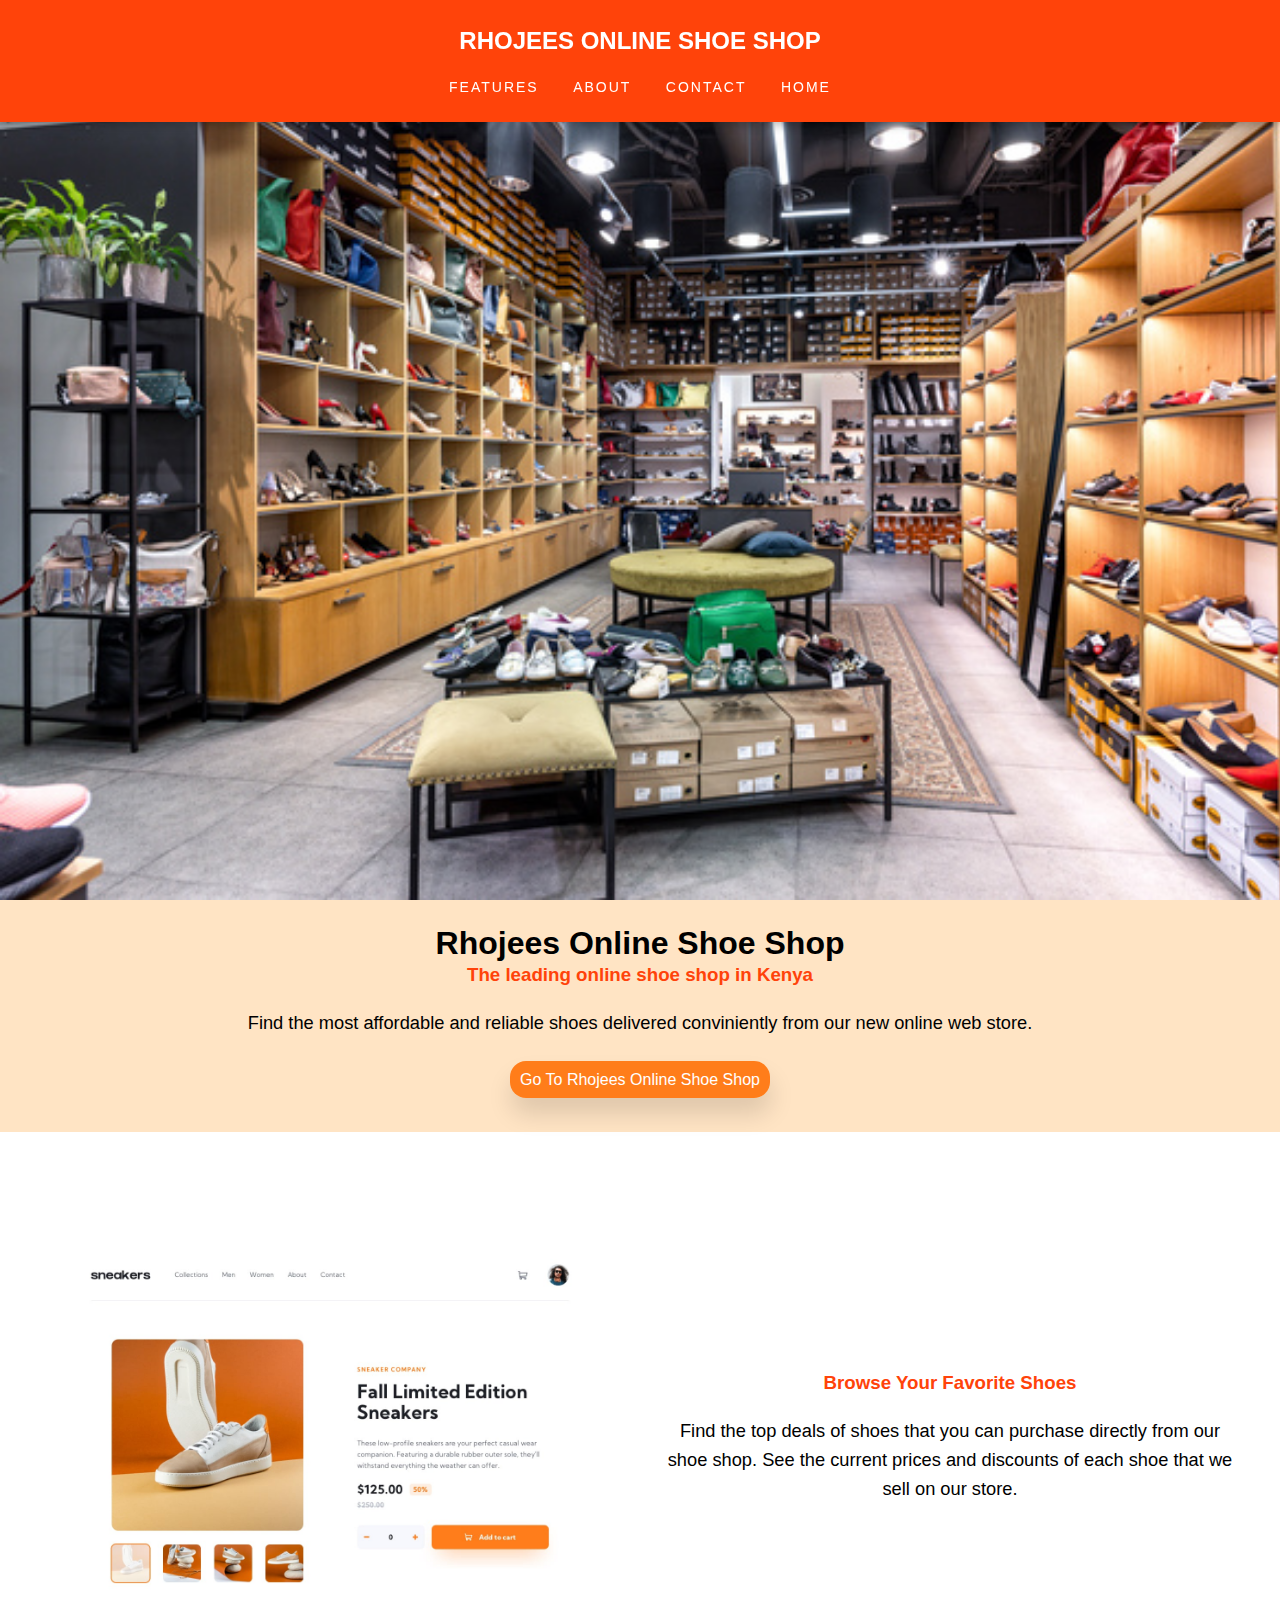
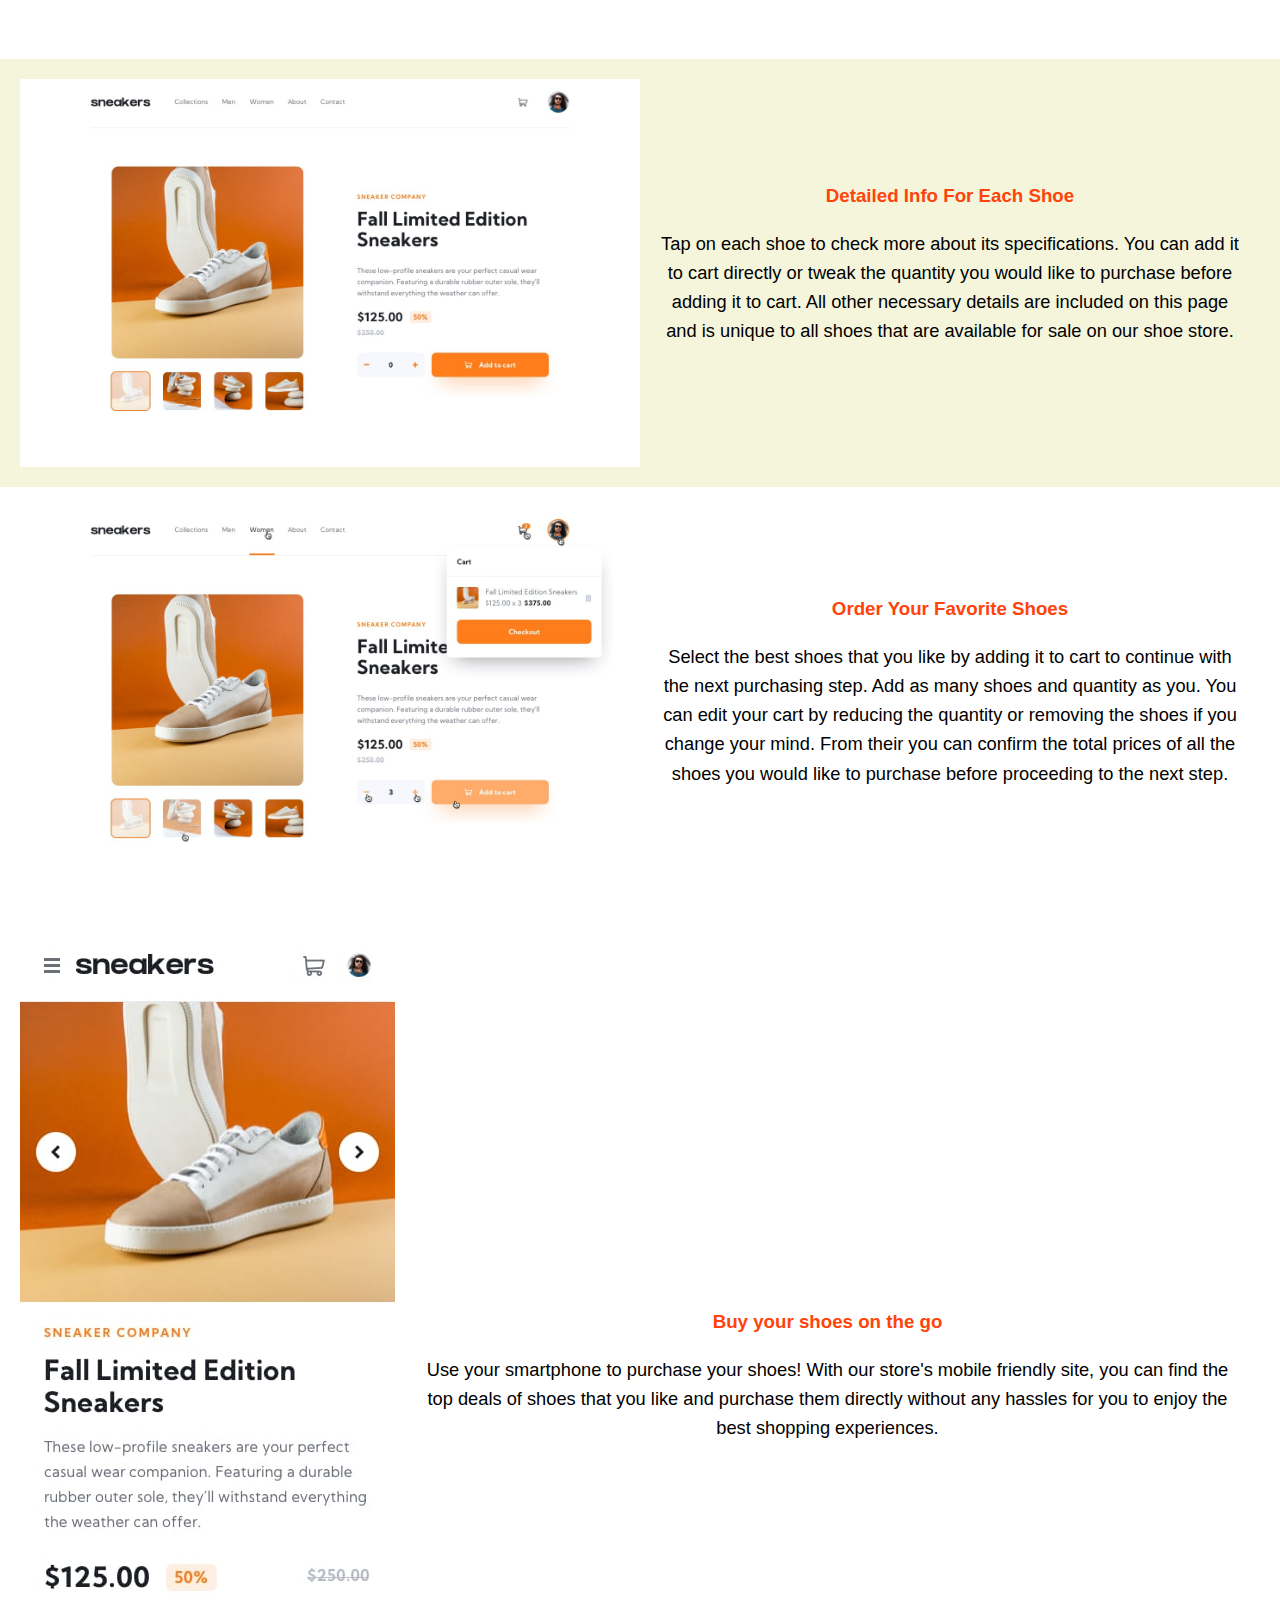
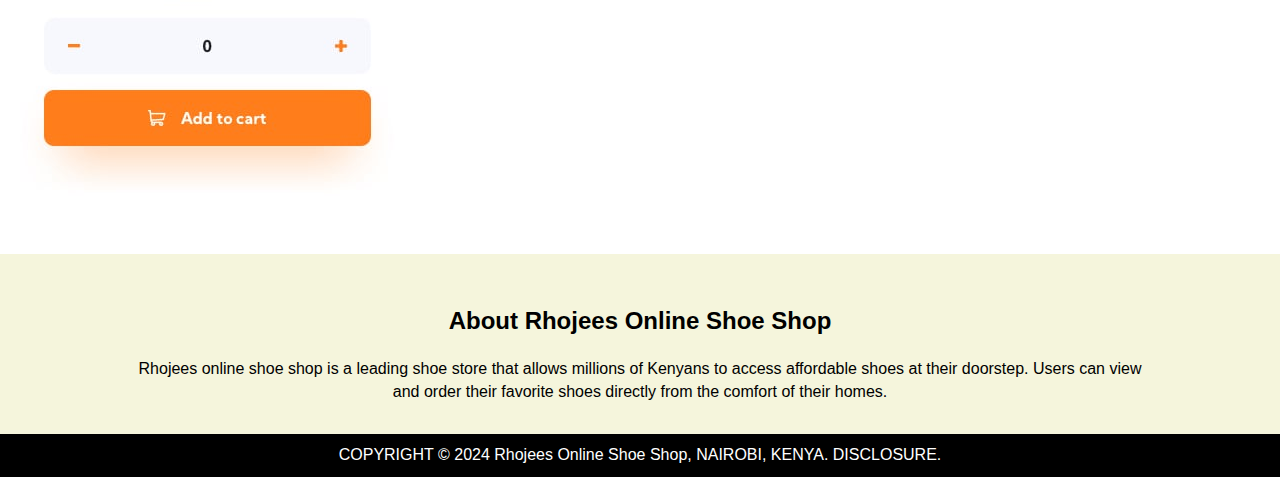
<file: index.html>
<html>
<head>
<style>
    html{
            font-size: 16px;
        }
        
    body{
        margin: 0;
        font-size: 16px;
        line-height: 1.42857143;
        background-color: #fff;
        box-sizing: border-box;
        height: 100% !important;
        color: #000;
        font-family: "Gotham A","Gotham B",sans-serif;
        }
    header {
        max-height: 150px;
        position: fixed;
        top:0;
        right: 0;
        width: 100%;
        padding: 5px;
        font-size: 16px;
        line-height: 20px;
        background: #ff430a;
        box-shadow: 0 2px 10px 0 rgba(0,0,0,.3);
    }
    .logo {
        padding: 10px;
        text-transform: uppercase;
        font-family: Industry-Medium, sans-serif;
        font-size: 24px;
        text-align: center;
        vertical-align: middle;
    }
    img {
        vertical-align: middle;
        border: 0;
    }
    nav{
        text-align: center;
        padding-bottom: 20px;
        font-weight: 400;
        margin: 0 10%;
    }
    nav a:hover{
        color: #1ca5fc;
        cursor: pointer;
    }
     nav a {
        font-size: 14px; 
        color: #fff;
        text-transform: uppercase;
        font-weight: 300;
        padding: 5px 15px 0;
        letter-spacing: 2px;
    }
    a {
        color: #fff;
        text-decoration: none;
        background-color: transparent;
    }
    
    main{
        margin-top: 100px;
    }
    .entry-content .img{
        padding-top: 10px;
        width: 100%;
        background: url("rhojees/images/ShoeShop.jpg") no-repeat;
        height: 100%;
        background-size: cover;
    }
    .entry-content .content{
        display: flex;
        flex-direction: column;
        align-items: center;
        justify-content: center;
        background-color: bisque;
    }

    .content h1 {
        margin-bottom: 0;
        padding-bottom: 0;
    }
    .content h3 {
        margin-top: -5px;
        color: #ff430a;
    }
    p {
        padding: 0 20px;
        text-align: center;
    }
    .main ol, .main p, .main ul {
        font-size: 1.45em;
        letter-spacing: -.016em;
    }
    .main ol, .main ul, p {
        font-size: 1.142857143em;
        margin: 0 0 1.75em;
        line-height: 1.6em;
    }
    .buttn {
        margin-bottom: 40px;
    }
    .buttn a {
        height: 2rem;
        width: 100%;
        padding: 0.8rem 0;
        border: none;
        background-color: #ff7d1a;
        border-radius: 1rem;
        color: #fff;
        font-size: 1rem;
        padding: 10px;
        gap: 1rem;
        box-shadow: 1px 1rem 1.5rem rgba(0, 0, 0, 0.13);
        transition: all 0.3s;
        outline: 0;
        -webkit-appearance: none;
        -moz-appearance: none;
        overflow: visible;
    }

    button, html input[type="button"], input[type="reset"], input[type="submit"] {
        -webkit-appearance: button;
        cursor: pointer;
        width: 30%;
        height: 28px;
        font-size: medium;
    }
    * {
        -webkit-box-sizing: border-box;
        -moz-box-sizing: border-box;
        box-sizing: border-box;
    }
    article section {
        padding: 20px;
        display: flex;
        flex-direction: row;
        flex: 1 1 50%;
    }
    article section div {
        padding-top: 20px;
        display: flex;
        flex-direction: column;
        align-items: center;
        justify-content: center;
    }
    article section img{
        max-width: 50%;
    }
    article section:nth-child(4n+2) {
        background-color: beige;
    }
    article #about {
        padding: 30px 10%;
        background-color: beige;
        text-align: center;
        display: block;
    }
    form{
        margin: auto;
        padding: 10px 20px;
        margin-bottom: 20px;
        position: relative;
        width: 100%;
        background-color: rgb(214, 214, 214);
        border-radius: 3px;
        box-shadow: 0 2px 8px rgba(0, 0, 0, 0.33);
    }
    .contact_submit{
    background-color: #1CA5FC;
          font-family: Industry-Medium, sans-serif;
          font-weight: normal;
          color: #fff;
          border-radius: 2px;
    }
    footer{
        text-align: center;
        font-family: salvo, Arial, sans-serif;
        background-color: #000;
        color:#fff;
        min-height: 40px;
        padding: 10px;
    }
    </style>
    <link rel="icon" type="image/png" sizes="32x32" href="./images/favicon-32x32.png">
   </head> 
    <body>
    <header>
            <div class="navbar-header">
                    <h1 class="logo"><a class="current navbar-brand" href="https://Benard-Kiplangat.github.io/" rel="nofollow">Rhojees Online Shoe Shop</a></h1>
            </div>
            <nav role="navigation" itemscope="" itemtype="http://schema.org/SiteNavigationElement">
                                <a href="#feature">Features</a>
                                <a href="#about">About</a>
                                <a href="#contact">Contact</a>
                                <a href="/">Home</a>
            </nav>           
    </header>
        <div class="entry-content">
            <div class="img">
            </div>
            <div class="content">
                <h1>Rhojees Online Shoe Shop</h1>
                <h3>The leading online shoe shop in Kenya</h3>
                <p>Find the most affordable and reliable shoes delivered conviniently from our new online web store.</p>
                <div class="buttn"><a target="_blank" href="https://Benard-Kiplangat.github.io/rhojees">Go To Rhojees Online Shoe Shop</a></div>
            </div>
        </div>
    <main class="content" id="content">
        <article class="post" id="feature">
            <section>
                <img src="rhojees/design/desktop-design.jpg" alt="ecommerce ss">
                <div>
                    <h3>Browse Your Favorite Shoes</h3>
                    <p>Find the top deals of shoes that you can purchase directly from our shoe shop. See the current prices and discounts of each shoe that we sell on our store.</p>
                </div>
            </section>
            <section>
                <img src="rhojees/design/desktop-design.jpg" alt="ecommerce ss">
                <div>
                    <h3>Detailed Info For Each Shoe</h3>
                    <p>Tap on each shoe to check more about its specifications. You can add it to cart directly or tweak the quantity you would like to purchase before adding it to cart. All other necessary details are included on this page and is unique to all shoes that are available for sale on our shoe store.</p>
                </div>
            </section>
            <section>
                <img src="rhojees/design/active-states-basket-filled.jpg" alt="ecommerce ss">
                <div>
                    <h3>Order Your Favorite Shoes</h3>
                    <p>Select the best shoes that you like by adding it to cart to continue with the next purchasing step. Add as many shoes and quantity as you. You can edit your cart by reducing the quantity or removing the shoes if you change your mind. From their you can confirm the total prices of all the shoes you would like to purchase before proceeding to the next step.</p>
                </div>
            </section>
            <section>
                <img src="rhojees/design/mobile-design.jpg" alt="ecommerce ss">
                <div>
                    <h3>Buy your shoes on the go</h3>
                    <p>Use your smartphone to purchase your shoes! With our store's mobile friendly site, you can find the top deals of shoes that you like and purchase them directly without any hassles for you to enjoy the best shopping experiences.</p>
                </div>
            </section>
        </article>
        <article>
            <section id="about">
                <h2>About Rhojees Online Shoe Shop</h2>
                Rhojees online shoe shop is a leading shoe store that allows millions of Kenyans to access affordable shoes at their doorstep. Users can view and order their favorite shoes directly from the comfort of their homes.
            </section>
        </article>
    </main>
     <footer>COPYRIGHT © 2024 Rhojees Online Shoe Shop, NAIROBI, KENYA. DISCLOSURE.</footer>
    <script></script>
    </body></html>
</file>
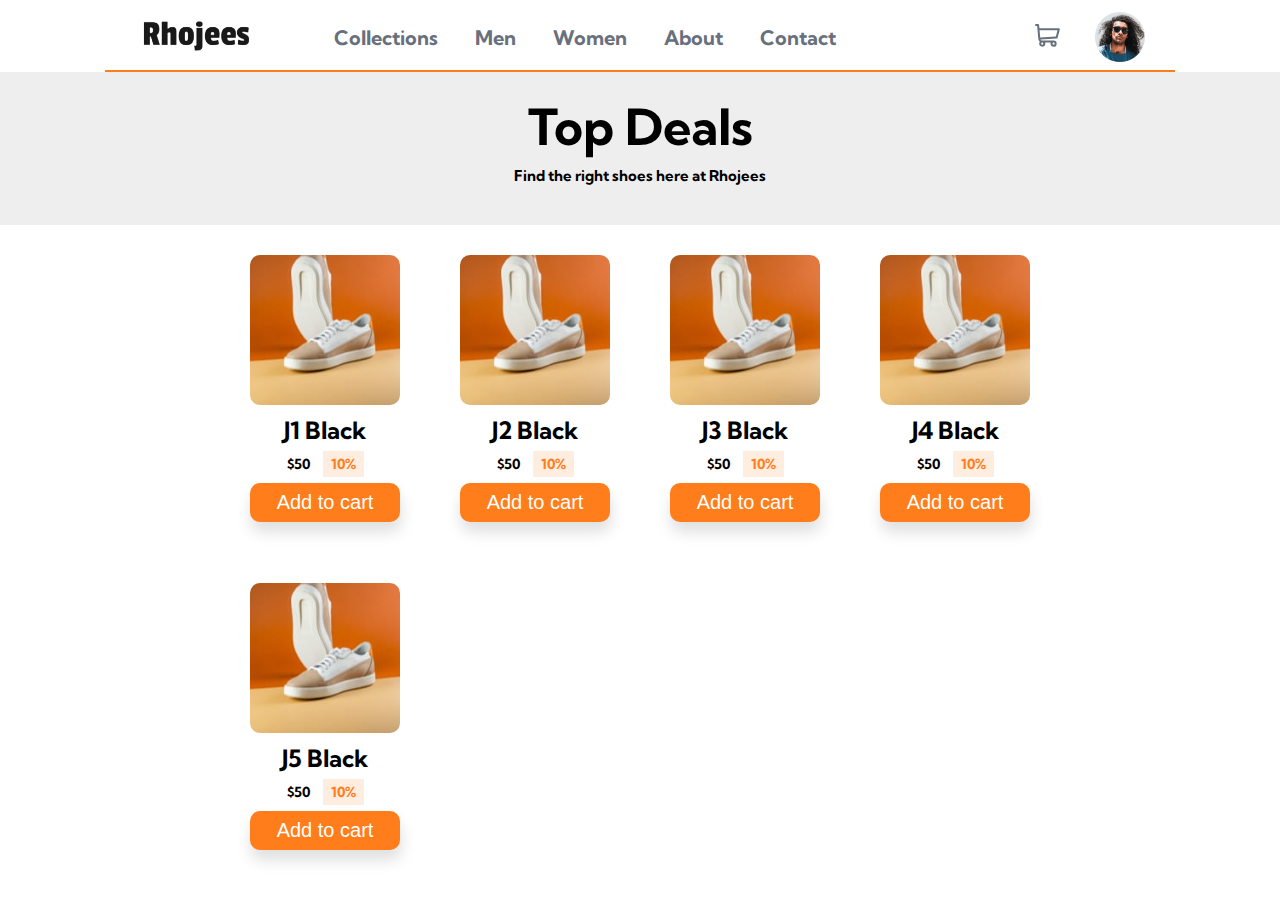
<file: rhojees/index.html>
<!DOCTYPE html>
<html lang="en">

<head>
  <meta charset="UTF-8">
  <meta name="viewport" content="width=device-width, initial-scale=1.0">
  <meta name="description"
    content="The best and the most affordable online shoe shop in Kenya." />
  <!-- displays site properly based on user's device -->

  <link rel="icon" type="image/png" sizes="32x32" href="./images/favicon-32x32.png">
  <link rel="stylesheet" href="css/general.css">
  <link rel="stylesheet" href="css/style.css">
  <link rel="stylesheet" href="css/media.css">
  <link href="https://fonts.googleapis.com/css2?family=Kumbh+Sans:wght@400;500;700&family=Open+Sans&display=swap"
    rel="stylesheet">
  <title>Rhojees Online Shoe Shop | Kenya </title>

  <!-- Feel free to remove these styles or customise in your own stylesheet 👍 -->
  <style>
    .attribution {
      font-size: 11px;
      text-align: center;
    }

    .attribution a {
      color: hsl(228, 45%, 44%);
    }
  </style>
</head>

<body>
  <header class="header" role="banner">
    <div class="container center">
      <div class="ovarlay-cart">
        <h4>Cart</h4>
        <div class="cart-content-box">
          <div class="cart-content-empty show">
            Your cart is empty
          </div>
          <div class="cart-content-full">
            <div class="cart-item-content"></div>
            <div> $ <span id="cartTotal">0</span></div>
            <button class="btnCheckout">Checkout</button>
          </div>
        </div>
        
      </div>

      <div class="header-content center">
        <div class="header-logo">
          <div>

            <svg class="icon-menu" viewbox="0 0 16 15" xmlns="http://www.w3.org/2000/svg">
              <path d="M16 12v3H0v-3h16Zm0-6v3H0V6h16Zm0-6v3H0V0h16Z" fill="#69707D" fill-rule="evenodd" />
            </svg>
          </div>
          <div class="rlogo">
            <img src="images/logo.png" alt="Rhojees">
          </div>

        </div>
        <ul class="main-nav-list center">
          <li>
            <svg class="cross-icon" viewbox="0 0 14 15" xmlns="http://www.w3.org/2000/svg">
              <path
                d="m11.596.782 2.122 2.122L9.12 7.499l4.597 4.597-2.122 2.122L7 9.62l-4.595 4.597-2.122-2.122L4.878 7.5.282 2.904 2.404.782l4.595 4.596L11.596.782Z"
                fill="#69707D" fill-rule="evenodd" />
            </svg>
          </li>
          <li><a href="#" class="main-nav-link">Collections</a></li>
          <li><a href="#" class="main-nav-link">Men</a></li>
          <li><a href="#" class="main-nav-link">Women</a></li>
          <li><a href="#" class="main-nav-link">About</a></li>
          <li><a href="#" class="main-nav-link">Contact</a></li>
        </ul>
      </div>
      <div class="header-logo-box center">
        <span class="add-cart">
          <span class="product-number">1</span>
          <svg class="h-logo" viewBox="0 0 22 20" xmlns="http://www.w3.org/2000/svg">
            <path id="header-logo"
              d="M20.925 3.641H3.863L3.61.816A.896.896 0 0 0 2.717 0H.897a.896.896 0 1 0 0 1.792h1l1.031 11.483c.073.828.52 1.726 1.291 2.336C2.83 17.385 4.099 20 6.359 20c1.875 0 3.197-1.87 2.554-3.642h4.905c-.642 1.77.677 3.642 2.555 3.642a2.72 2.72 0 0 0 2.717-2.717 2.72 2.72 0 0 0-2.717-2.717H6.365c-.681 0-1.274-.41-1.53-1.009l14.321-.842a.896.896 0 0 0 .817-.677l1.821-7.283a.897.897 0 0 0-.87-1.114ZM6.358 18.208a.926.926 0 0 1 0-1.85.926.926 0 0 1 0 1.85Zm10.015 0a.926.926 0 0 1 0-1.85.926.926 0 0 1 0 1.85Zm2.021-7.243-13.8.81-.57-6.341h15.753l-1.383 5.53Z"
              fill="#69707D" fill-rule="nonzero" />
          </svg>
        </span>
        <img src="images/image-avatar.png" alt="Man Image">
      </div>
    </div>
    <div class="topdeals">
      <h1>Top Deals</h1>
      <h2>Find the right shoes here at Rhojees</h2>
    </div>
    <div class="operation-tab-box center" style="display: none">
      <div class="border">
        <img src="images/image-product-1-thumbnail.jpg" class="product-image-small active-small " data-tab="1"
          alt="shoes">
      </div>
      <div class="number-box">
        <button id="decrease">
          <img src="images/icon-minus.svg" alt="icon-minus">
        </button>
        <span id="quanity">1</span>
        <button id="increase">
          <img src="images/icon-plus.svg" alt="icon-plus">
        </button>
      </div>
      </div>
  </header>
  <main role="main">
    <section class="section">
      <div class="shoes">
      </div>
    </section>
  </main>
  <div class="bg"></div>

  <script src="script.js"></script>
</body>

</html>
</file>
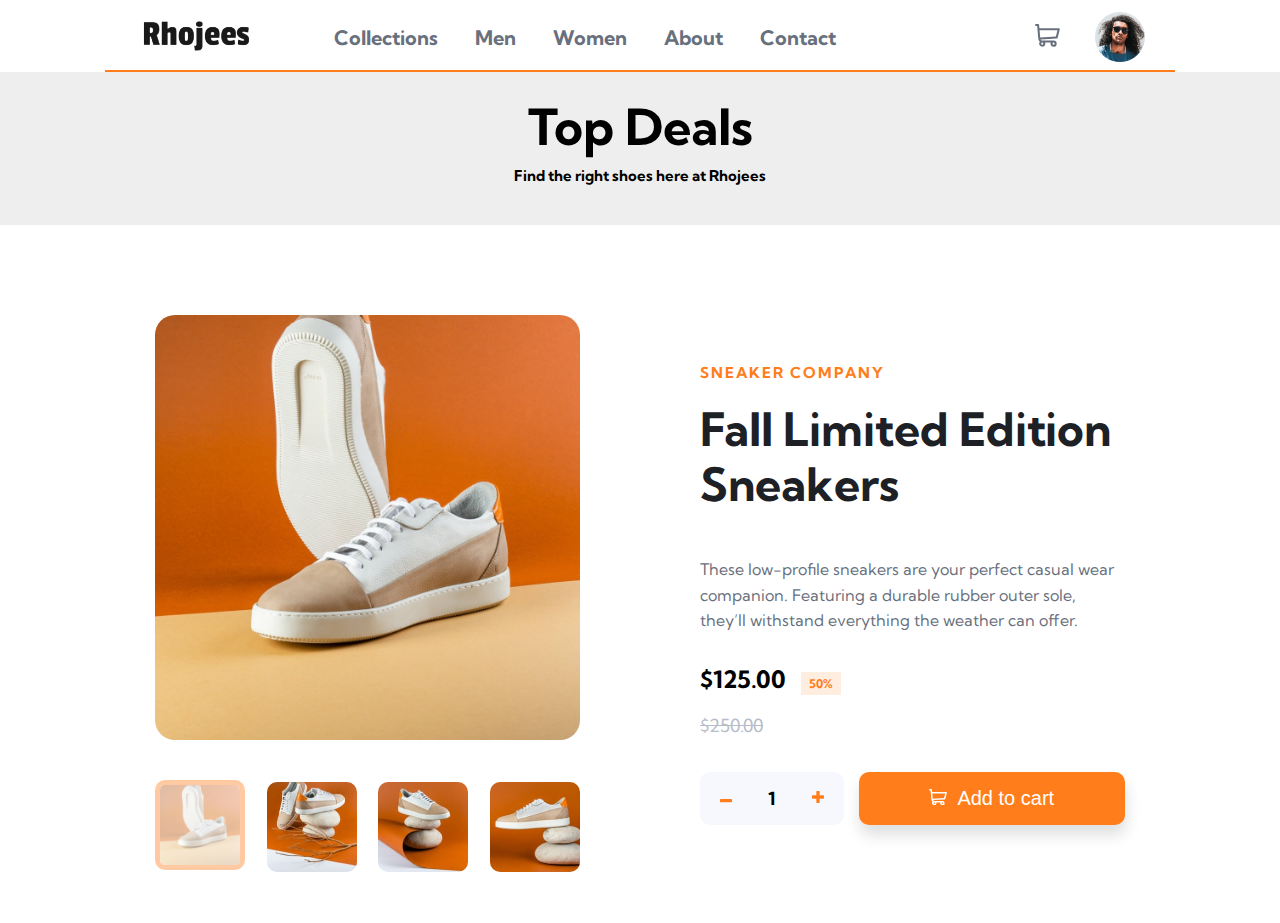
<file: rhojees/shoe.html>
<!DOCTYPE html>
<html lang="en">

<head>
  <meta charset="UTF-8">
  <meta name="viewport" content="width=device-width, initial-scale=1.0">
  <meta name="description"
    content="The best and the most affordable online shoe shop in Kenya." />
  <!-- displays site properly based on user's device -->

  <link rel="icon" type="image/png" sizes="32x32" href="./images/favicon-32x32.png">
  <link rel="stylesheet" href="css/general.css">
  <link rel="stylesheet" href="css/style.css">
  <link rel="stylesheet" href="css/media.css">
  <link href="https://fonts.googleapis.com/css2?family=Kumbh+Sans:wght@400;500;700&family=Open+Sans&display=swap"
    rel="stylesheet">
  <title>Rhojees Online Shoe Shop | Kenya </title>

  <!-- Feel free to remove these styles or customise in your own stylesheet 👍 -->
  <style>
    .attribution {
      font-size: 11px;
      text-align: center;
    }

    .attribution a {
      color: hsl(228, 45%, 44%);
    }
  </style>
</head>

<body>
  <header class="header" role="banner">
    <div class="container center">
      <div class="ovarlay-cart">
        <h4>Cart</h4>
        <div class="cart-content-box">
          <div class="cart-content-empty show">
            Your cart is empty
          </div>
          <div class="cart-content-full">
            <div class="cart-info center">
              <img src="images/image-product-1-thumbnail.jpg" alt="shoe">
              <div class="price-info">
                Fall Limited Edition Sneakers
                $125.00 × <span id="quantity">2</span> <span id="total">$250</span>
              </div>
              <img src="images/icon-delete.svg" alt="icon-delete" class="delete-icon">
            </div>
            <button class="btn">Checkout</button>
          </div>
        </div>
      </div>

      <div class="header-content center">
        <div class="header-logo">
          <div>

            <svg class="icon-menu" viewbox="0 0 16 15" xmlns="http://www.w3.org/2000/svg">
              <path d="M16 12v3H0v-3h16Zm0-6v3H0V6h16Zm0-6v3H0V0h16Z" fill="#69707D" fill-rule="evenodd" />
            </svg>
          </div>
          <div class="rlogo">
            <img src="images/logo.png" alt="Rhojees">
          </div>

        </div>
        <ul class="main-nav-list center">
          <li>
            <svg class="cross-icon" viewbox="0 0 14 15" xmlns="http://www.w3.org/2000/svg">
              <path
                d="m11.596.782 2.122 2.122L9.12 7.499l4.597 4.597-2.122 2.122L7 9.62l-4.595 4.597-2.122-2.122L4.878 7.5.282 2.904 2.404.782l4.595 4.596L11.596.782Z"
                fill="#69707D" fill-rule="evenodd" />
            </svg>
          </li>
          <li><a href="#" class="main-nav-link">Collections</a></li>
          <li><a href="#" class="main-nav-link">Men</a></li>
          <li><a href="#" class="main-nav-link">Women</a></li>
          <li><a href="#" class="main-nav-link">About</a></li>
          <li><a href="#" class="main-nav-link">Contact</a></li>
        </ul>
      </div>
      <div class="header-logo-box center">
        <span class="add-cart">
          <span class="product-number">1</span>
          <svg class="h-logo" viewBox="0 0 22 20" xmlns="http://www.w3.org/2000/svg">
            <path id="header-logo"
              d="M20.925 3.641H3.863L3.61.816A.896.896 0 0 0 2.717 0H.897a.896.896 0 1 0 0 1.792h1l1.031 11.483c.073.828.52 1.726 1.291 2.336C2.83 17.385 4.099 20 6.359 20c1.875 0 3.197-1.87 2.554-3.642h4.905c-.642 1.77.677 3.642 2.555 3.642a2.72 2.72 0 0 0 2.717-2.717 2.72 2.72 0 0 0-2.717-2.717H6.365c-.681 0-1.274-.41-1.53-1.009l14.321-.842a.896.896 0 0 0 .817-.677l1.821-7.283a.897.897 0 0 0-.87-1.114ZM6.358 18.208a.926.926 0 0 1 0-1.85.926.926 0 0 1 0 1.85Zm10.015 0a.926.926 0 0 1 0-1.85.926.926 0 0 1 0 1.85Zm2.021-7.243-13.8.81-.57-6.341h15.753l-1.383 5.53Z"
              fill="#69707D" fill-rule="nonzero" />
          </svg>
        </span>
        <img src="images/image-avatar.png" alt="Man Image">
      </div>
    </div>
    <div class="topdeals">
      <h1>Top Deals</h1>
      <h2>Find the right shoes here at Rhojees</h2>
    </div>
    
  </header>

  <main role="main">
    <section class="section-hero">
      <div class="hero container grid grid-2-cols">
        <div class="hero-img-box">
          <div class="operation-content-box">
            <img src="images/image-product-1.jpg " class="product-image operation-content-1 active" alt="shoes"
              width="400">
            <img src="images/image-product-2.jpg " class="product-image operation-content-2 " alt="shoes" width="400">
            <img src="images/image-product-3.jpg " class="product-image operation-content-3 " alt="shoes" width="400">
            <img src="images/image-product-4.jpg " class="product-image operation-content-4 " alt="shoes" width="400">
          </div>
          <div class="operation-tab-box center">
            <div class="border">
              <img src="images/image-product-1-thumbnail.jpg" class="product-image-small active-small " data-tab="1"
                alt="shoes">
            </div>
            <img src="images/image-product-2-thumbnail.jpg" class="product-image-small " data-tab="2" alt="shoes">
            <img src="images/image-product-3-thumbnail.jpg" class="product-image-small " data-tab="3" alt="shoes">
            <img src="images/image-product-4-thumbnail.jpg" class="product-image-small " data-tab="4" alt="">
          </div>
        </div>


        <div class="hero-text-box">
          <h3>Sneaker company</h3>
          <h1 class="headings-primary">
            Fall Limited Edition Sneakers
          </h1>
          <p class="description">
            These low-profile sneakers are your perfect casual wear companion. Featuring a durable rubber outer sole,
            they’ll withstand everything the weather can offer.
          </p>
          <div class="price-section">
            <div class="price">$125.00 <span>50%</span></div>
            <div class="old-price"> <del>$250.00</del></div>
          </div>
          <div class="btn-list grid">
            <div class="number-box">
              <button id="decrease">
                <img src="images/icon-minus.svg" alt="icon-minus">
              </button>
              <span id="quanity">1</span>
              <button id="increase">
                <img src="images/icon-plus.svg" alt="icon-plus">
              </button>
            </div>
            <button class="btn center">
              <span>
                <svg class="h-logo" viewBox="0 0 22 20" xmlns="http://www.w3.org/2000/svg">
                  <path id="btn-icon"
                    d="M20.925 3.641H3.863L3.61.816A.896.896 0 0 0 2.717 0H.897a.896.896 0 1 0 0 1.792h1l1.031 11.483c.073.828.52 1.726 1.291 2.336C2.83 17.385 4.099 20 6.359 20c1.875 0 3.197-1.87 2.554-3.642h4.905c-.642 1.77.677 3.642 2.555 3.642a2.72 2.72 0 0 0 2.717-2.717 2.72 2.72 0 0 0-2.717-2.717H6.365c-.681 0-1.274-.41-1.53-1.009l14.321-.842a.896.896 0 0 0 .817-.677l1.821-7.283a.897.897 0 0 0-.87-1.114ZM6.358 18.208a.926.926 0 0 1 0-1.85.926.926 0 0 1 0 1.85Zm10.015 0a.926.926 0 0 1 0-1.85.926.926 0 0 1 0 1.85Zm2.021-7.243-13.8.81-.57-6.341h15.753l-1.383 5.53Z"
                    fill="#69707D" fill-rule="nonzero" />
                </svg>
              </span>
              Add to cart
            </button>
          </div>
        </div>
      </div>
    </section>
  </main>

  <div class="main-ovarlay center">
    <div class="ovarlay-hero-img-box ">
      <div class="hero-slider">
        <div class="slider">
          <div class="slide"><img src="images/image-product-1.jpg" alt="Photo 1" /></div>
          <div class="slide"><img src="images/image-product-2.jpg" alt="Photo 2" /></div>
          <div class="slide"><img src="images/image-product-3.jpg" alt="Photo 3" /></div>
          <div class="slide"><img src="images/image-product-4.jpg" alt="Photo 4" /></div>
        </div>
        <button class="slider__btn slider__btn--left " aria-label="left align">
          <svg class="btn-right" viewbox="0 0 12 18" xmlns="http://www.w3.org/2000/svg">
            <path class="arrow-icon" d="M11 1 3 9l8 8" stroke="#1D2026" stroke-width="3" fill="none"
              fill-rule="evenodd" />
          </svg>
        </button>
        <button class="slider__btn slider__btn--right" aria-label="right align">
          <svg class="btn-right" viewbox="0 0 13 18" xmlns="http://www.w3.org/2000/svg">
            <path class="arrow-icon" d="m2 1 8 8-8 8" stroke="#1D2026" stroke-width="3" fill="none"
              fill-rule="evenodd" />
          </svg>
          <!-- width="13" height="18" -->
        </button>
        <button class="slider-delete">
          <svg id="cross-icon-p" viewbox="0 0 14 15" xmlns="http://www.w3.org/2000/svg">
            <path id="cross-icon"
              d="m11.596.782 2.122 2.122L9.12 7.499l4.597 4.597-2.122 2.122L7 9.62l-4.595 4.597-2.122-2.122L4.878 7.5.282 2.904 2.404.782l4.595 4.596L11.596.782Z"
              fill="#69707D" fill-rule="evenodd" />
          </svg>
        </button>
      </div>
      <!-- button -->

      <div class="ovarlay-operation-tab-box center">

        <img src="images/image-product-1-thumbnail.jpg" class="slider-dot" data-tab="0" alt="shoe">

        <img src="images/image-product-2-thumbnail.jpg" class="slider-dot" data-tab="1" alt="shoe">

        <img src="images/image-product-3-thumbnail.jpg" class="slider-dot" data-tab="2" alt="shoe">

        <img src="images/image-product-4-thumbnail.jpg" class="slider-dot" data-tab="3" alt="shoe">

      </div>
    </div>
  </div>
  <div class="bg"></div>

  <script src="script.js"></script>
</body>

</html>
</file>
<file: rhojees/css/general.css>
* {
  padding: 0;
  margin: 0;
  box-sizing: border-box;
}

:root {
  --main-color: hsl(26, 100%, 55%);
  --pale-orange: hsl(25, 100%, 94%);
  --dk-blue: hsl(220, 13%, 13%);
  --dg-blue: hsl(219, 9%, 45%);
  --gk-blue: hsl(220, 14%, 75%);
  --lk-blue: hsl(223, 64%, 98%);
  --text-white: hsl(0, 9%, 100%);
  --black-color: hsl(0, 0%, 0%);
}
html {
  font-size: 62.5%;
}
body {
  font-family: "Kumbh Sans", sans-serif;
}

p {
  font-size: 1.6rem;
}
.container {
  max-width: 107rem;
  margin: 0 auto;
  padding: 0 3rem;
}
.center {
  display: flex;
  align-items: center;
  justify-content: center;
}
.grid {
  display: grid;
}
.grid-1-cols {
  grid-template-columns: 1fr;
}
.grid-2-cols {
  grid-template-columns: repeat(2, 1fr);
}
.grid-4-cols {
  grid-template-columns: repeat(4, 1fr);
}
button:hover,
.product-image-small:hover,
.delete-icon:hover {
  cursor: pointer;
}

.show {
  display: block !important;
}
/*
# Front-end Style Guide

## Layout

The designs were created to the following widths:

- Mobile: 375px
- Desktop: 1440px

## Colors

### Primary

- Orange: hsl(26, 100%, 55%)
- Pale orange: hsl(25, 100%, 94%)

### Neutral

- Very vark blue: hsl(220, 13%, 13%)
- Dark grayish blue: hsl(219, 9%, 45%)
- Grayish blue: hsl(220, 14%, 75%)
- Light grayish blue: hsl(223, 64%, 98%)
- White: hsl(0, 0%, 100%)
- Black (with 75% opacity for lightbox background): hsl(0, 0%, 0%)

## Typography

### Body Copy

- Font size (paragraph): 16px

### Font

- Family: [Kumbh Sans](https://fonts.google.com/specimen/Kumbh+Sans)
- Weights: 400, 700
*/
</file>
<file: rhojees/css/style.css>
/* /////////////////////////////////// */
/* ********* Header ************* */
/* /////////////////////////////////// */

header {
  margin-top: 1.2rem;
}
header > .center {
  justify-content: space-between;
  padding-bottom: 0.8rem;
  border-bottom: 2px solid var(--main-color);
}
.header-content {
  gap: 5rem;
}
.icon-menu {
  display: none;
}
.header-content img {
  width: 12.2rem;
  height: 4.0rem;
  opacity: 0.9;
}
.main-nav-list {
  gap: 1.7rem;
  list-style: none;
}
.main-nav-list li a {
  font-weight: bold;
  font-size: 2.0rem;
  opacity: 1;
  color: black;
}
.cross-icon {
  display: none;
}
.main-nav-link:link,
.main-nav-link:visited {
  text-decoration: none;
  font-size: 2.0rem;
  color: var(--dg-blue);
  /* color: #4b5671; */
  padding: 0 1rem;
  transition: all 0.2s;
}
.main-nav-link:hover,
.main-nav-link:active {
  /* trick */
  color: var(--main-color);
  box-shadow: 0px 3.7rem 0 -8px var(--main-color);
}
.header-logo-box {
  gap: 3.5rem;
}
.h-logo,
#header-logo {
  width: 2.5rem;
  transition: all 0.2s;
}

.h-logo:hover #header-logo,
.h-logo:hover {
  cursor: pointer;
  fill: var(--dk-blue);
}
.header-logo-box img {
  height: 5rem;
}
header .container {
  position: relative;
}
.ovarlay-cart {
  width: 36rem;
  /* height: 25.5rem; */
  position: absolute;
  top: 6rem;
  right: -5rem;
  z-index: 100;
  border-radius: 1rem;
  background-color: #fff;
  box-shadow: 0rem 1rem 2rem rgba(0, 0, 0, 0.15);
  opacity: 0;
  pointer-events: none;
  visibility: hidden;
  transition: all 0.2s;
}
h4 {
  padding: 2rem 3rem;
  font-size: 1.8rem;
  border-bottom: 1px solid rgba(182, 188, 200, 0.65);
}
.cart-content-box {
  display: flex;
  justify-content: center;
  align-items: center;
  min-height: 70%;
}
.cart-content-empty {
  display: none;
  font-size: 1.7rem;
  font-weight: bold;
  color: var(--dg-blue);
  height: 24rem;
  padding-top: 10.2rem;
}
.add-cart {
  position: relative;
}
.product-number {
  position: absolute;
  border-radius: 50%;
  font-size: 1.3rem;
  right: -1.1rem;
  top: -1.1rem;
  background-color: var(--main-color);
  color: #fff;
  padding: 2px 7px;
  opacity: 0;
  pointer-events: none;
  visibility: hidden;
}
.d-block {
  transition: all 0.5s ease-out;
  opacity: 1;
  pointer-events: auto;
  visibility: visible;
}

.cart-content-full {
  padding: 1.8rem;
  display: none;
}
.cartItemInfo {
  gap: 2rem;
  justify-content: space-between;
  color: var(--dg-blue);
  line-height: 1.6;
}
.cartItemInfo img {
  width: 5rem;
  border-radius: 5px;
}
.cartItemPriceInfo {
  font-size: 1.2rem;
}
#cartItemTotal {
  font-weight: 700;
}
.delete-icon {
  height: 2.4rem;
  width: 2.4rem !important;
  color: #333;
}
.cart-content-full .btnCheckout {
  margin-top: 2.7rem;
  width: 100%;
}

.topdeals {
  display: flex;
  flex-direction: column;
  align-items: center;
  padding-top: 24px;
  padding-bottom: 40px;
  background-color: #eee;
}

.topdeals h1 {
  font-size: 5rem;
  padding-bottom: 0.8rem;
}
/* /////////////////////////////////// */
/* ********Section hero ************* */
/* /////////////////////////////////// */

.hero {
  gap: 12rem;
  padding: 5rem;
  margin-top: 4rem;
  align-items: center;
}

/* .product-image {
  width: 100%;
  border-radius: 1rem;
  display: none;
} */
/* .active {
  display: inline-block;
} */
.operation-tab-box {
  margin-top: 3.5rem;
  justify-content: space-between;
}
.product-image-small {
  height: 9rem;
  border-radius: 1rem;
}

.active-small {
  border: 5px solid var(--main-color);
  opacity: 0.4;
}

h3 {
  text-transform: uppercase;
  color: var(--main-color);
  letter-spacing: 2px;
  font-size: 1.5rem;
  margin-bottom: 2rem;
}
.headings-primary {
  color: var(--dk-blue);
  font-size: 4.6rem;
  line-height: 1.2;
  margin-bottom: 4.5rem;
}
.description {
  margin-bottom: 3rem;
  line-height: 1.6;
  color: var(--dg-blue);
}
.price-section {
  margin-bottom: 3.5rem;
  display: flex;
  flex-direction: column;
  gap: 2rem;
}

.price {
  font-size: 2.4rem;
  font-weight: bold;
}
.price span {
  margin-left: 1rem;
  background-color: var(--pale-orange);
  color: var(--main-color);
  padding: 0.4rem 0.8rem;
  font-size: 1.2rem;
}
.old-price {
  font-size: 1.8rem;
  color: var(--gk-blue);
}

.btn-list {
  gap: 1.5rem;
  grid-template-columns: 35fr 65fr;
}
.number-box {
  background-color: var(--lk-blue);
  padding: 0 2rem;
  border-radius: 1rem;
  display: flex;
  justify-content: space-between;
  align-items: center;
}
.number-box button {
  border: none;
  background-color: var(--lk-blue);
}

#quanity {
  font-size: 1.8rem;
  font-weight: bold;
}

.btn, .btnCheckout {
  border: none;
  background-color: var(--main-color);
  border-radius: 1rem;
  color: #fff;
  font-size: 2rem;
  gap: 1rem;
  padding: 1.5rem 6rem;
  box-shadow: 1px 1rem 1.5rem rgba(0, 0, 0, 0.13);
  transition: all 0.3s;
}

.btn:hover {
  background-color: rgba(255, 125, 26, 0.7);
}
.btn .h-logo {
  width: 1.8rem;
}
#btn-icon {
  fill: #fff;
}
.operation-content-box {
  max-width: 44rem;
  height: 43rem;
  position: relative;
}

.product-image {
  position: absolute;
  border-radius: 50%;
  width: 10rem;
  cursor: pointer;

  /* margin: o auto; */
  top: 36%;
  left: 40%;
  opacity: 0;
  pointer-events: none;
  visibility: hidden;
  transform: rotate(180deg);
}
.active {
  border-radius: 2rem;
  width: 100%;
  top: 0;
  left: 0;
  opacity: 1;
  pointer-events: auto;
  visibility: visible;
  transition: all 0.5s ease-out;
  transform: rotate(0deg);
}

/* /////////////////////////////////// */
/* ******* Shoe product page ********* */
/* /////////////////////////////////// */ 

.shoes {
  display: flex;
  flex-direction: row;
  flex-wrap: wrap;
  max-width: 800px;
  justify-content: space-between;
  gap: 1rem;
  margin: auto;
  padding: 1rem;
}
.shoe {
  flex-basis: 150px;
  height: 250px;
  display: flex;
  margin-bottom: 4.8rem;
  margin-top: 2.0rem;
  flex-direction: column;
  row-gap: 1rem;
  align-items: center;
}

.shoe img {
  width: 100%;
  height: 150px;
}

.shoe button {
  height: 4rem;
  width: 100%;
  padding: 0.8rem 0;
  border: none;
  background-color: var(--main-color);
  border-radius: 1rem;
  color: #fff;
  font-size: 2rem;
  gap: 1rem;
  box-shadow: 1px 1rem 1.5rem rgba(0, 0, 0, 0.13);
  transition: all 0.3s;
}

.shoe .shoename {
  font-size: 2.4rem;
  font-weight: bold;
}

.shoe .sprice {
font-size: 1.4rem;
font-weight: bold;
}

.shoe .sprice span {
  margin-left: 1rem;
  background-color: var(--pale-orange);
  color: var(--main-color);
  padding: 0.4rem 0.8rem;
  font-size: 1.4rem;
}

/* /////////////////////////////////// */
/* ********Ovarlay ************* */
/* /////////////////////////////////// */
/* .section-hero,
header {
  filter: blur(4px);
} */
.main-ovarlay {
  position: absolute;
  width: 10%;
  height: 10vh;
  border-bottom-right-radius: 50%;
  top: 0;
  left: 0;
  background-color: rgba(0, 0, 0, 0.7);
  opacity: 0;
  pointer-events: none;
  visibility: hidden;
  transition: all 0.5s;
  margin-top: 14rem;
}
.ovarlay-active {
  width: 100%;
  height: 100vh;
  padding-top: 10rem;
  border-radius: 1px;
  opacity: 1;
  pointer-events: auto;
  visibility: visible;
}
.hero-slider {
  position: relative;
  width: 55rem;
  height: 55rem;
  margin: 1rem auto;
}

.slider {
  height: 55rem;
  position: relative;
  overflow: hidden;
  border-radius: 1rem;
}

.slide {
  position: absolute;
  top: 0;
  width: 100%;
  height: 55rem;

  display: flex;
  align-items: center;
  justify-content: center;
  transition: transform 0.4s;
}
.slide > img {
  /* Only for images that have different size than slide */
  width: 100%;
  height: 100%;
  object-fit: cover;
  border-radius: 1rem;
}
.slider-delete {
  position: absolute;
  top: -8%;
  border: none;
  background-color: transparent;
  right: 0;
}
#cross-icon-p {
  width: 2.8rem;
}
#cross-icon {
  fill: #fff !important;
  transition: all 0.3s;
}
.slider-delete:hover .cross-icon {
  fill: var(--main-color);
}
.slider__btn {
  position: absolute;
  top: 50%;
  z-index: 10;

  border: none;
  background-color: #fff;
  border-radius: 50%;
  height: 5.5rem;
  width: 5.5rem;
  cursor: pointer;
  display: flex;
  justify-content: center;
  align-items: center;
}

.slider__btn--left {
  transform: translate(-50%, -50%);
}

.slider__btn--right {
  right: 0;
  transform: translate(50%, -50%);
}
.btn-right {
  width: 1.6rem;
}

.slider__btn:hover .arrow-icon {
  stroke: var(--main-color);
}

.ovarlay-operation-tab-box {
  gap: 2.5rem;
  margin-top: 4rem;
}
.slider-dot {
  border-radius: 1rem;
  width: 9rem;
  cursor: pointer;
}
.slider-dot-active {
  border: 3px solid var(--main-color);
  filter: brightness(120%);
  /* opacity: 0.5; */
}

.bg-color {
  position: absolute;
  top: 0;
  width: 100%;
  height: 100vh;
  z-index: 101;
  background-color: rgba(0, 0, 0, 0.7);
}
</file>
<file: rhojees/css/media.css>
@media (max-width: 75em) {
  html {
    font-size: 57%;
  }
  .ovarlay-cart {
    right: 0;
  }
}
@media (max-width: 62em) {
  html {
    font-size: 51%;
  }
}
@media (max-width: 56em) {
  html {
    font-size: 46%;
  }
}
@media (max-width: 50em) {
  html {
    font-size: 42%;
  }
}
@media (max-width: 45em) {
  html {
    font-size: 62.5%;
  }
  /* header */
  header > .center {
    border: none;
  }
  .header-logo {
    display: flex;
    gap: 1.6rem;
  }
  .icon-menu {
    display: inline-block;
    transform: translateY(35%);
    height: 1.4rem;
  }

  .header-content img {
    width: 12rem;
    height: 2.8rem;
  }
  .main-nav-list {
    position: absolute;
    height: 100vh;
    top: -2rem;
    padding-left: 6rem;
    gap: 3rem;
    background-color: #fff;
    z-index: 200;
    flex-direction: column;
    align-items: flex-start;
    justify-content: start;

    /* create animation: ; */
    transform: translateX(-10rem);
    width: 0rem;
    opacity: 0;
    pointer-events: none;
    visibility: hidden;
    transition: all 0.3s;
  }
  .open {
    transform: translateX(0rem);
    width: 25rem;
    /* width: 0rem; */
    opacity: 1;
    pointer-events: auto;
    visibility: visible;
    /* transition: all 0.3s; */
  }
  .cross-icon {
    display: inline-block;
    width: 2rem;
    margin-top: 2.5rem;
    margin-bottom: 5.4rem;
  }
  .main-nav-link:link,
  .main-nav-link:visited {
    font-weight: bold;
    color: var(--dk-blue);
    font-size: 1.8rem;
    text-align: start;
  }
  .header-logo-box {
    gap: 1.8rem;
  }
  .h-logo {
    width: 2rem;
  }
  .ovarlay-cart {
    right: 2%;
  }
  .product-number {
    font-size: 1rem;
    padding: 1px 5px;
    right: -10px;
    top: -8px;
  }
  .header-logo-box img {
    width: 3rem;
    height: 3rem;
  }
  /* hero */
  .hero {
    grid-template-columns: 1fr;
    justify-items: center;
    padding: 0;
  }
  .hero-img-box {
    /* visibility: hidden; */
    display: none;
  }
  .operation-content-box .active {
    display: none;
  }
  .main-ovarlay {
    opacity: 1;
    pointer-events: auto;
    visibility: visible;
    width: 100%;
    height: 32rem;
    background-color: transparent;
    top: 7rem;
    /* align-items: flex-start; */
    display: block;
  }
  .hero-slider {
    width: 37.5rem;
    height: 30rem;
  }
  .slider {
    height: 30rem;
  }
  .slide {
    height: 30rem;
  }
  .slider-delete {
    display: none;
  }
  .ovarlay-operation-tab-box {
    display: none;
  }
  .slider__btn {
    width: 4.5rem;
    height: 4.5rem;
  }
  .slider__btn--left {
    left: 10%;
  }
  .slider__btn--right {
    right: 10%;
  }
  .btn-right {
    width: 1.1rem;
  }

  /* hero text box */
  .hero-text-box {
    position: relative;
    top: 30rem;
    padding: 2rem;
  }
  h3 {
    font-size: 1.2rem;
    margin-bottom: 1.6rem;
  }
  .headings-primary {
    font-size: 3rem;
    margin-bottom: 2rem;
  }
  .description {
    line-height: 1.4;
    font-size: 1.5rem;
    margin-bottom: 2rem;
  }
  .price-section {
    margin-bottom: 2.5rem;
    flex-direction: row;
    justify-content: space-between;
  }
  .price {
    font-size: 2.4rem;
  }
  .btn-list {
    grid-template-columns: 1fr;
  }
  .number-box {
    padding: 1.5rem;
  }
  .btn {
    font-size: 1.6rem;
  }
}

@media (max-width: 23em) {
  html {
    font-size: 54%;
  }
}
@media (max-width: 20em) {
  html {
    font-size: 45%;
  }
}
@media (max-width: 18em) {
  html {
    font-size: 40%;
  }
}
@media (max-width: 15em) {
  html {
    font-size: 30%;
  }
}
</file>
